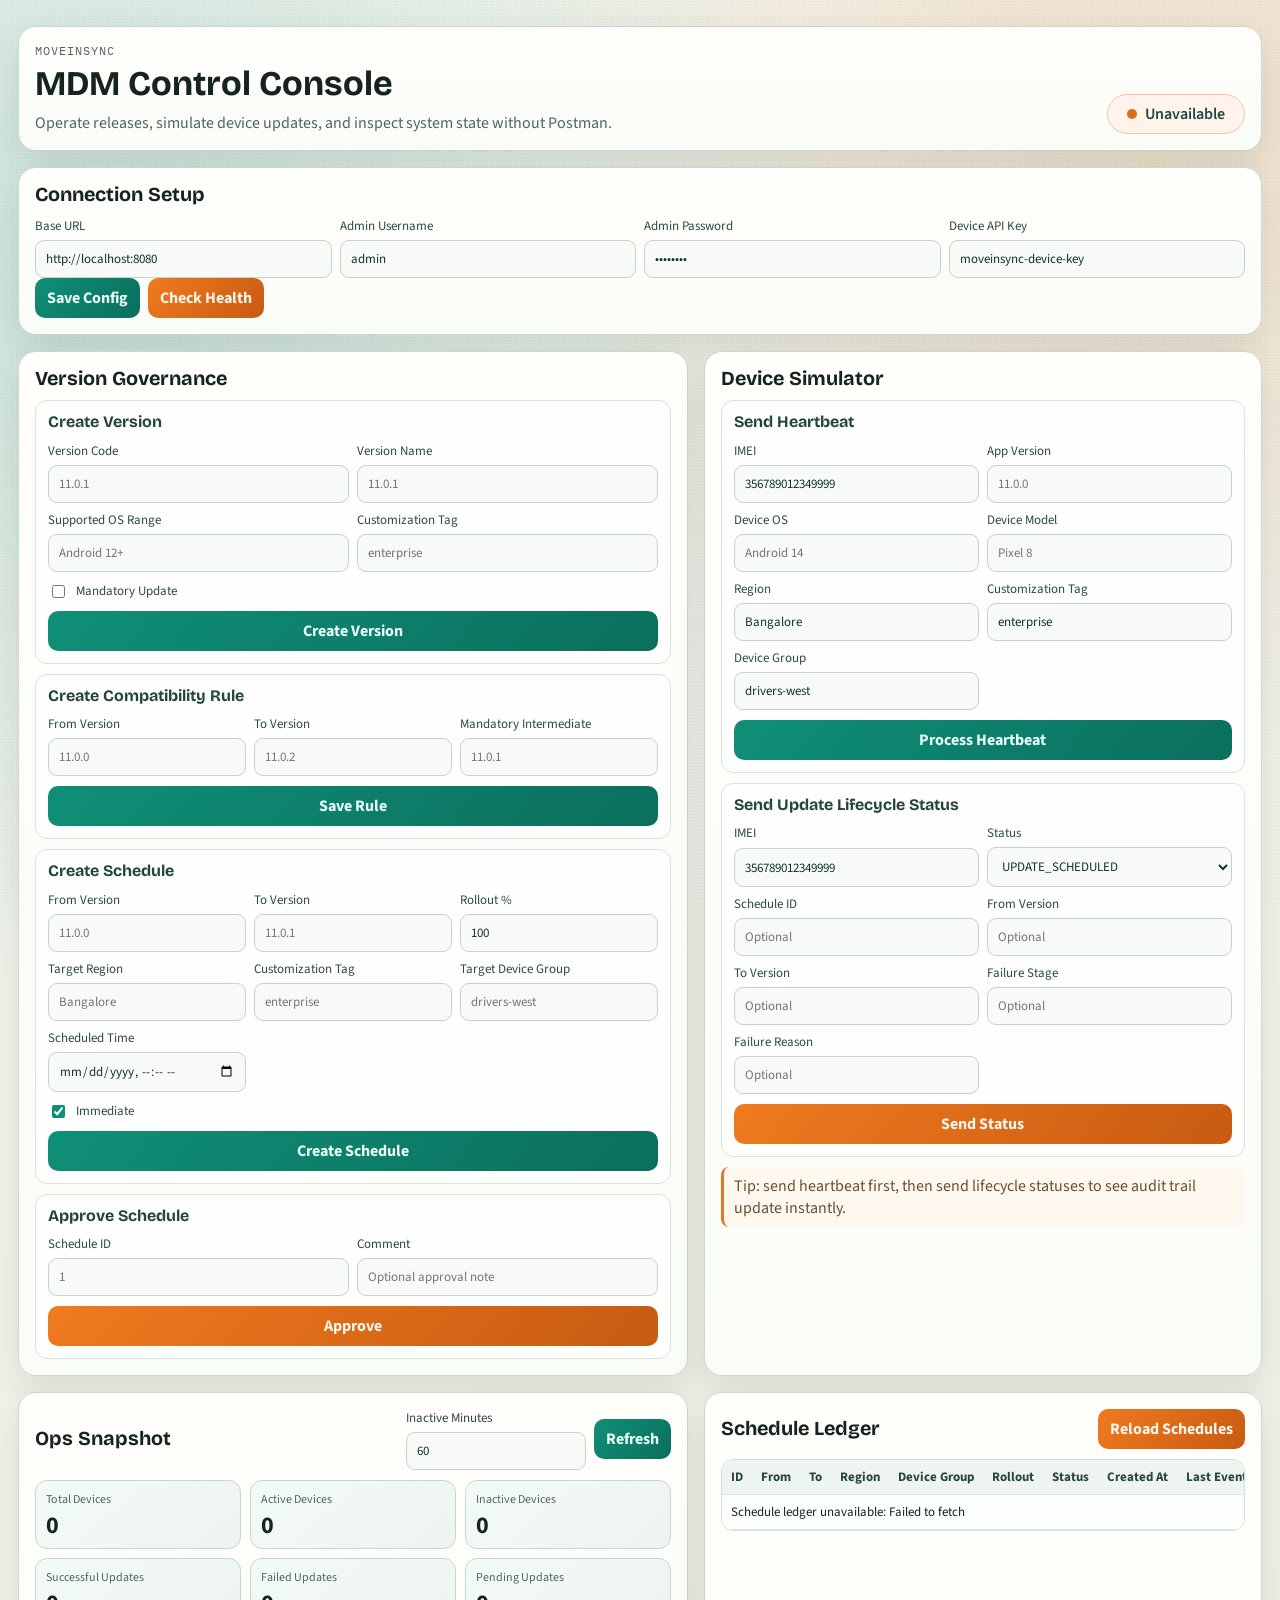
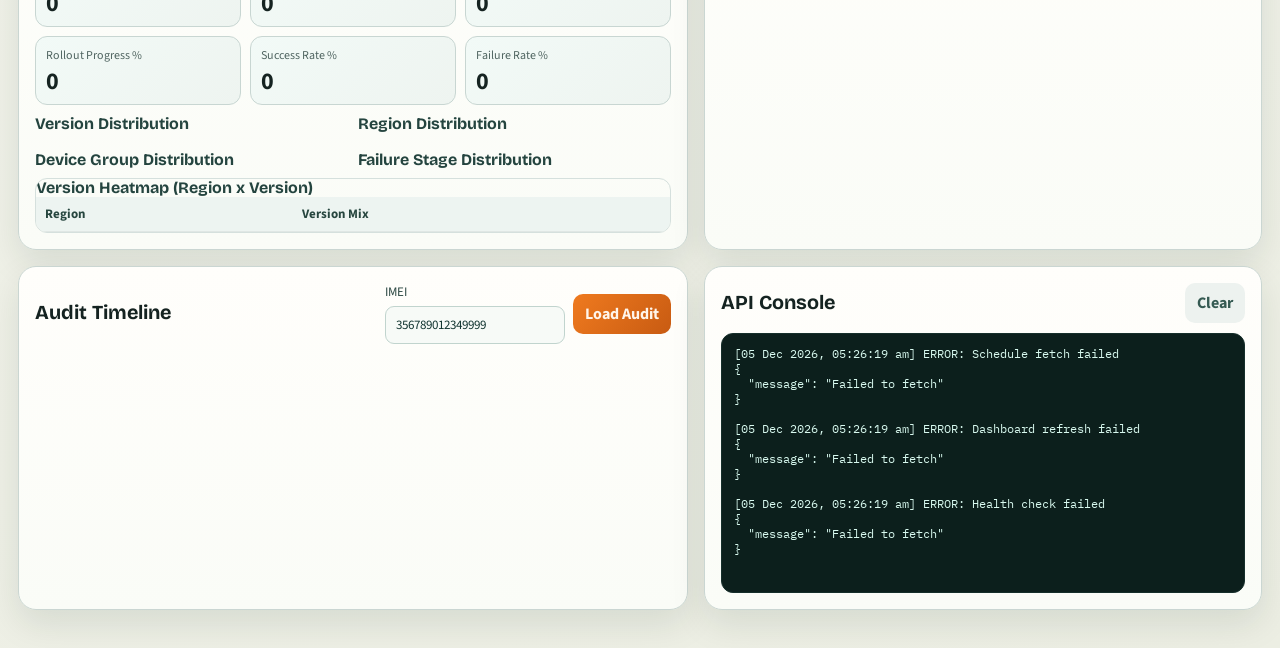
<file: mdm-frontend/index.html>
<!doctype html>
<html lang="en">
<head>
    <meta charset="UTF-8">
    <meta name="viewport" content="width=device-width, initial-scale=1.0">
    <title>MoveInSync MDM Console</title>
    <link rel="stylesheet" href="./assets/dashboard.css">
</head>
<body>
<div class="grain"></div>
<main class="page-shell">
    <header class="hero card panel-enter">
        <div>
            <p class="eyebrow">MoveInSync</p>
            <h1>MDM Control Console</h1>
            <p class="hero-copy">Operate releases, simulate device updates, and inspect system state without Postman.</p>
        </div>
        <div class="hero-pill">
            <span class="live-dot"></span>
            <span id="healthBadge">Not Checked</span>
        </div>
    </header>

    <section class="card config panel-enter">
        <h2>Connection Setup</h2>
        <div class="form-grid four">
            <label>Base URL
                <input id="baseUrl" type="text" placeholder="http://localhost:8080">
            </label>
            <label>Admin Username
                <input id="adminUser" type="text" placeholder="admin">
            </label>
            <label>Admin Password
                <input id="adminPass" type="password" placeholder="admin123">
            </label>
            <label>Device API Key
                <input id="deviceApiKey" type="text" placeholder="moveinsync-device-key">
            </label>
        </div>
        <div class="button-row">
            <button id="saveConfigBtn" class="btn btn-primary">Save Config</button>
            <button id="checkHealthBtn" class="btn btn-secondary">Check Health</button>
        </div>
    </section>

    <section class="layout">
        <article class="card panel-enter">
            <h2>Version Governance</h2>
            <div class="stack">
                <form id="createVersionForm">
                    <h3>Create Version</h3>
                    <div class="form-grid two">
                        <label>Version Code<input name="versionCode" required placeholder="11.0.1"></label>
                        <label>Version Name<input name="versionName" required placeholder="11.0.1"></label>
                        <label>Supported OS Range<input name="supportedOsRange" placeholder="Android 12+"></label>
                        <label>Customization Tag<input name="customizationTag" placeholder="enterprise"></label>
                    </div>
                    <label class="check"><input name="mandatory" type="checkbox"> Mandatory Update</label>
                    <button class="btn btn-primary" type="submit">Create Version</button>
                </form>

                <form id="compatibilityForm">
                    <h3>Create Compatibility Rule</h3>
                    <div class="form-grid three">
                        <label>From Version<input name="fromVersion" required placeholder="11.0.0"></label>
                        <label>To Version<input name="toVersion" required placeholder="11.0.2"></label>
                        <label>Mandatory Intermediate<input name="mandatoryIntermediate" placeholder="11.0.1"></label>
                    </div>
                    <button class="btn btn-primary" type="submit">Save Rule</button>
                </form>

                <form id="scheduleForm">
                    <h3>Create Schedule</h3>
                    <div class="form-grid three">
                        <label>From Version<input name="fromVersion" required placeholder="11.0.0"></label>
                        <label>To Version<input name="toVersion" required placeholder="11.0.1"></label>
                        <label>Rollout %<input name="rolloutPercentage" type="number" min="1" max="100" value="100"></label>
                        <label>Target Region<input name="targetRegion" placeholder="Bangalore"></label>
                        <label>Customization Tag<input name="customizationTag" placeholder="enterprise"></label>
                        <label>Target Device Group<input name="targetDeviceGroup" placeholder="drivers-west"></label>
                        <label>Scheduled Time<input name="scheduledTime" type="datetime-local"></label>
                    </div>
                    <label class="check"><input name="immediate" type="checkbox" checked> Immediate</label>
                    <button class="btn btn-primary" type="submit">Create Schedule</button>
                </form>

                <form id="approveScheduleForm">
                    <h3>Approve Schedule</h3>
                    <div class="form-grid two">
                        <label>Schedule ID<input name="scheduleId" type="number" required placeholder="1"></label>
                        <label>Comment<input name="comment" placeholder="Optional approval note"></label>
                    </div>
                    <button class="btn btn-secondary" type="submit">Approve</button>
                </form>
            </div>
        </article>

        <article class="card panel-enter">
            <h2>Device Simulator</h2>
            <div class="stack">
                <form id="heartbeatForm">
                    <h3>Send Heartbeat</h3>
                    <div class="form-grid two">
                        <label>IMEI<input name="imeiNumber" required value="356789012349999"></label>
                        <label>App Version<input name="appVersion" required placeholder="11.0.0"></label>
                        <label>Device OS<input name="deviceOs" placeholder="Android 14"></label>
                        <label>Device Model<input name="deviceModel" placeholder="Pixel 8"></label>
                        <label>Region<input name="locationRegion" required value="Bangalore"></label>
                        <label>Customization Tag<input name="customizationTag" value="enterprise"></label>
                        <label>Device Group<input name="deviceGroup" value="drivers-west"></label>
                    </div>
                    <button class="btn btn-primary" type="submit">Process Heartbeat</button>
                </form>

                <form id="statusForm">
                    <h3>Send Update Lifecycle Status</h3>
                    <div class="form-grid two">
                        <label>IMEI<input name="imeiNumber" required value="356789012349999"></label>
                        <label>Status
                            <select name="status">
                                <option>UPDATE_SCHEDULED</option>
                                <option>DEVICE_NOTIFIED</option>
                                <option>DOWNLOAD_STARTED</option>
                                <option>DOWNLOAD_COMPLETED</option>
                                <option>INSTALLATION_STARTED</option>
                                <option>INSTALLATION_COMPLETED</option>
                                <option>FAILED</option>
                            </select>
                        </label>
                        <label>Schedule ID<input name="scheduleId" type="number" placeholder="Optional"></label>
                        <label>From Version<input name="fromVersion" placeholder="Optional"></label>
                        <label>To Version<input name="toVersion" placeholder="Optional"></label>
                        <label>Failure Stage<input name="failureStage" placeholder="Optional"></label>
                        <label>Failure Reason<input name="failureReason" placeholder="Optional"></label>
                    </div>
                    <button class="btn btn-secondary" type="submit">Send Status</button>
                </form>

                <div class="tip">
                    Tip: send heartbeat first, then send lifecycle statuses to see audit trail update instantly.
                </div>
            </div>
        </article>
    </section>

    <section class="layout">
        <article class="card panel-enter">
            <div class="title-row">
                <h2>Ops Snapshot</h2>
                <div class="button-row">
                    <label>Inactive Minutes
                        <input id="inactiveMinutes" type="number" min="1" value="60">
                    </label>
                    <button id="refreshDashboardBtn" class="btn btn-primary">Refresh</button>
                </div>
            </div>
            <div class="metrics">
                <div class="metric">
                    <p>Total Devices</p>
                    <strong id="metricTotal">0</strong>
                </div>
                <div class="metric">
                    <p>Active Devices</p>
                    <strong id="metricActive">0</strong>
                </div>
                <div class="metric">
                    <p>Inactive Devices</p>
                    <strong id="metricInactive">0</strong>
                </div>
                <div class="metric">
                    <p>Successful Updates</p>
                    <strong id="metricSuccess">0</strong>
                </div>
                <div class="metric">
                    <p>Failed Updates</p>
                    <strong id="metricFailure">0</strong>
                </div>
                <div class="metric">
                    <p>Pending Updates</p>
                    <strong id="metricPending">0</strong>
                </div>
                <div class="metric">
                    <p>Rollout Progress %</p>
                    <strong id="metricRollout">0</strong>
                </div>
                <div class="metric">
                    <p>Success Rate %</p>
                    <strong id="metricSuccessRate">0</strong>
                </div>
                <div class="metric">
                    <p>Failure Rate %</p>
                    <strong id="metricFailureRate">0</strong>
                </div>
            </div>
            <div class="split">
                <div>
                    <h3>Version Distribution</h3>
                    <div id="versionBars" class="bars"></div>
                </div>
                <div>
                    <h3>Region Distribution</h3>
                    <div id="regionBars" class="bars"></div>
                </div>
                <div>
                    <h3>Device Group Distribution</h3>
                    <div id="groupBars" class="bars"></div>
                </div>
                <div>
                    <h3>Failure Stage Distribution</h3>
                    <div id="failureStageBars" class="bars"></div>
                </div>
            </div>
            <div class="table-wrap">
                <h3>Version Heatmap (Region x Version)</h3>
                <table>
                    <thead>
                    <tr>
                        <th>Region</th>
                        <th>Version Mix</th>
                    </tr>
                    </thead>
                    <tbody id="heatmapBody"></tbody>
                </table>
            </div>
        </article>

        <article class="card panel-enter">
            <div class="title-row">
                <h2>Schedule Ledger</h2>
                <button id="refreshSchedulesBtn" class="btn btn-secondary">Reload Schedules</button>
            </div>
            <div class="table-wrap">
                <table>
                    <thead>
                    <tr>
                        <th>ID</th>
                        <th>From</th>
                        <th>To</th>
                        <th>Region</th>
                        <th>Device Group</th>
                        <th>Rollout</th>
                        <th>Status</th>
                        <th>Created At</th>
                        <th>Last Event</th>
                        <th>Last Event At</th>
                        <th>Success/Fail</th>
                    </tr>
                    </thead>
                    <tbody id="schedulesBody"></tbody>
                </table>
            </div>
        </article>
    </section>

    <section class="layout">
        <article class="card panel-enter">
            <div class="title-row">
                <h2>Audit Timeline</h2>
                <div class="button-row">
                    <label>IMEI
                        <input id="auditImei" type="text" value="356789012349999">
                    </label>
                    <button id="refreshAuditBtn" class="btn btn-secondary">Load Audit</button>
                </div>
            </div>
            <ul id="auditList" class="timeline"></ul>
        </article>

        <article class="card panel-enter">
            <div class="title-row">
                <h2>API Console</h2>
                <button id="clearConsoleBtn" class="btn btn-ghost">Clear</button>
            </div>
            <pre id="consoleOutput" class="console"></pre>
        </article>
    </section>
</main>

<script src="./assets/dashboard.js"></script>
</body>
</html>
</file>
<file: mdm-frontend/assets/dashboard.css>
@import url("https://fonts.googleapis.com/css2?family=Bricolage+Grotesque:wght@400;500;700&family=IBM+Plex+Mono:wght@400;500&family=Source+Sans+3:wght@400;600;700&display=swap");

:root {
    --bg: #f5f6f0;
    --bg-alt: #eceee3;
    --card: #fffef8;
    --text: #152321;
    --muted: #506561;
    --accent: #0f8f77;
    --accent-strong: #0b6f5d;
    --warn: #d76f16;
    --line: #cad6d2;
    --shadow: 0 14px 35px rgba(12, 36, 31, 0.10);
    --radius: 18px;
}

* {
    box-sizing: border-box;
}

body {
    margin: 0;
    min-height: 100vh;
    color: var(--text);
    font-family: "Source Sans 3", sans-serif;
    background:
            radial-gradient(circle at 8% 12%, rgba(15, 143, 119, 0.18), transparent 32%),
            radial-gradient(circle at 90% 5%, rgba(215, 111, 22, 0.16), transparent 28%),
            linear-gradient(160deg, var(--bg), var(--bg-alt));
}

.grain {
    pointer-events: none;
    position: fixed;
    inset: 0;
    opacity: 0.16;
    background-image: radial-gradient(rgba(0, 0, 0, 0.32) 0.35px, transparent 0.35px);
    background-size: 3px 3px;
}

.page-shell {
    position: relative;
    z-index: 1;
    max-width: 1360px;
    margin: 0 auto;
    padding: 26px 18px 38px;
    display: grid;
    gap: 16px;
}

.card {
    background: linear-gradient(180deg, #fffefb 0%, #fafcf7 100%);
    border: 1px solid var(--line);
    border-radius: var(--radius);
    padding: 16px;
    box-shadow: var(--shadow);
}

.hero {
    display: flex;
    justify-content: space-between;
    align-items: flex-end;
    gap: 16px;
}

.eyebrow {
    margin: 0;
    font-family: "IBM Plex Mono", monospace;
    letter-spacing: 0.08em;
    color: var(--muted);
    text-transform: uppercase;
    font-size: 12px;
}

h1, h2, h3 {
    margin: 0;
    font-family: "Bricolage Grotesque", sans-serif;
    line-height: 1.15;
}

h1 {
    margin-top: 6px;
    font-size: clamp(1.6rem, 1.2rem + 1.2vw, 2.3rem);
}

h2 {
    font-size: 1.24rem;
}

h3 {
    font-size: 1rem;
    color: #24443f;
}

.hero-copy {
    margin: 8px 0 0;
    color: var(--muted);
    max-width: 780px;
}

.hero-pill {
    display: inline-flex;
    align-items: center;
    gap: 8px;
    padding: 8px 12px;
    border-radius: 999px;
    border: 1px solid #b8cdc8;
    background: #eff8f5;
    font-weight: 600;
    color: #1f4941;
    min-width: 138px;
    justify-content: center;
}

.live-dot {
    width: 10px;
    height: 10px;
    border-radius: 999px;
    background: var(--warn);
    box-shadow: 0 0 0 0 rgba(215, 111, 22, 0.65);
    animation: pulse 1.8s infinite;
}

.layout {
    display: grid;
    grid-template-columns: 1.2fr 1fr;
    gap: 16px;
}

.layout > * {
    min-width: 0;
}

.config h2 {
    margin-bottom: 10px;
}

.stack {
    margin-top: 10px;
    display: grid;
    gap: 10px;
}

form {
    border: 1px solid #d8e2df;
    border-radius: 12px;
    background: #fefffc;
    padding: 12px;
    display: grid;
    gap: 10px;
}

.form-grid {
    display: grid;
    gap: 8px;
}

.form-grid.two {
    grid-template-columns: repeat(2, minmax(0, 1fr));
}

.form-grid.three {
    grid-template-columns: repeat(3, minmax(0, 1fr));
}

.form-grid.four {
    grid-template-columns: repeat(4, minmax(0, 1fr));
}

label {
    display: grid;
    gap: 5px;
    color: #2d4944;
    font-size: 13px;
}

input, select, button, textarea {
    font: inherit;
}

input:not([type="checkbox"]), select {
    border: 1px solid #c1d4ce;
    background: #f7faf7;
    color: #113430;
    border-radius: 9px;
    padding: 9px 10px;
    width: 100%;
}

input:focus, select:focus {
    outline: 2px solid rgba(15, 143, 119, 0.25);
    border-color: var(--accent);
}

.check {
    display: flex;
    align-items: center;
    gap: 8px;
}

.check input[type="checkbox"] {
    width: auto;
    accent-color: var(--accent);
}

.button-row {
    display: flex;
    align-items: center;
    gap: 8px;
    flex-wrap: wrap;
}

.btn {
    border: 0;
    border-radius: 10px;
    padding: 9px 12px;
    font-weight: 700;
    cursor: pointer;
    transition: transform 0.16s ease, filter 0.2s ease;
}

.btn:hover {
    transform: translateY(-1px);
    filter: brightness(1.02);
}

.btn-primary {
    background: linear-gradient(130deg, var(--accent), var(--accent-strong));
    color: #eafff8;
}

.btn-secondary {
    background: linear-gradient(130deg, #ef7a1f, #c85b12);
    color: #fff5eb;
}

.btn-ghost {
    background: #edf2ef;
    color: #355a52;
}

.title-row {
    display: flex;
    justify-content: space-between;
    align-items: center;
    gap: 10px;
    margin-bottom: 10px;
}

.metrics {
    display: grid;
    grid-template-columns: repeat(3, minmax(0, 1fr));
    gap: 9px;
    margin-bottom: 10px;
}

.metric {
    background: linear-gradient(140deg, #f2faf7, #eef4f0);
    border: 1px solid #c8d6d2;
    border-radius: 12px;
    padding: 10px;
}

.metric p {
    margin: 0;
    color: var(--muted);
    font-size: 12px;
}

.metric strong {
    display: block;
    margin-top: 6px;
    font-size: 1.5rem;
    line-height: 1;
}

.split {
    display: grid;
    grid-template-columns: repeat(2, minmax(0, 1fr));
    gap: 10px;
}

.bars {
    display: grid;
    gap: 8px;
    margin-top: 8px;
}

.bar-item {
    display: grid;
    gap: 5px;
}

.bar-meta {
    display: flex;
    justify-content: space-between;
    font-size: 12px;
    color: #315049;
}

.bar-track {
    height: 10px;
    border-radius: 999px;
    background: #e4eeeb;
    overflow: hidden;
}

.bar-fill {
    height: 100%;
    border-radius: 999px;
    background: linear-gradient(120deg, #199a80, #0c6554);
    transform-origin: left;
    animation: grow 0.65s ease;
}

.table-wrap {
    overflow: auto;
    max-width: 100%;
    -webkit-overflow-scrolling: touch;
    border: 1px solid #d5e0dd;
    border-radius: 12px;
}

table {
    width: 100%;
    border-collapse: collapse;
    font-size: 13px;
}

th, td {
    text-align: left;
    border-bottom: 1px solid #e0e7e4;
    padding: 8px 9px;
    white-space: nowrap;
}

th {
    background: #edf4f1;
    color: #27463f;
}

tbody tr:nth-child(odd) td {
    background: #fcfffd;
}

.status-badge {
    display: inline-block;
    border-radius: 999px;
    padding: 3px 8px;
    font-size: 11px;
    font-weight: 700;
    background: #e8f8f3;
    color: #166652;
}

.timeline {
    list-style: none;
    margin: 0;
    padding: 0;
    display: grid;
    gap: 9px;
    max-height: 390px;
    overflow: auto;
}

.timeline li {
    border: 1px solid #d6dfdc;
    border-radius: 12px;
    padding: 10px;
    background: #fbfefc;
}

.timeline .meta {
    color: #49615b;
    font-size: 12px;
}

.console {
    margin: 0;
    border: 1px solid #162f2b;
    border-radius: 12px;
    background: #0c1f1c;
    color: #d8f9ef;
    font-family: "IBM Plex Mono", monospace;
    font-size: 12px;
    min-height: 260px;
    max-height: 390px;
    overflow: auto;
    padding: 12px;
}

.tip {
    border-left: 3px solid #df7b26;
    border-radius: 8px;
    background: #fff8ef;
    padding: 8px 10px;
    color: #6b4d2f;
}

.panel-enter {
    animation: rise 0.55s ease both;
}

.panel-enter:nth-of-type(2) {
    animation-delay: 0.06s;
}

.panel-enter:nth-of-type(3) {
    animation-delay: 0.11s;
}

.panel-enter:nth-of-type(4) {
    animation-delay: 0.16s;
}

@keyframes rise {
    from {
        transform: translateY(8px);
        opacity: 0;
    }
    to {
        transform: translateY(0);
        opacity: 1;
    }
}

@keyframes pulse {
    0% {
        box-shadow: 0 0 0 0 rgba(215, 111, 22, 0.6);
    }
    70% {
        box-shadow: 0 0 0 12px rgba(215, 111, 22, 0);
    }
    100% {
        box-shadow: 0 0 0 0 rgba(215, 111, 22, 0);
    }
}

@keyframes grow {
    from {
        transform: scaleX(0);
    }
    to {
        transform: scaleX(1);
    }
}

@media (max-width: 1180px) {
    .layout {
        grid-template-columns: 1fr;
    }

    .form-grid.four,
    .form-grid.three {
        grid-template-columns: repeat(2, minmax(0, 1fr));
    }

    .metrics {
        grid-template-columns: repeat(2, minmax(0, 1fr));
    }
}

@media (max-width: 920px) {
    .page-shell {
        padding: 18px 12px 28px;
    }

    .hero-pill {
        width: 100%;
        justify-content: center;
    }

    .split {
        grid-template-columns: 1fr;
    }

    .title-row,
    .button-row {
        width: 100%;
    }

    .title-row {
        align-items: flex-start;
        flex-direction: column;
    }

    .title-row .button-row {
        display: grid;
        grid-template-columns: 1fr;
        gap: 8px;
    }

    .title-row .button-row label,
    .title-row .button-row button {
        width: 100%;
    }

    .btn {
        width: 100%;
    }
}

@media (max-width: 720px) {
    .page-shell {
        padding: 14px 10px 24px;
    }

    .hero {
        align-items: flex-start;
        flex-direction: column;
    }

    .form-grid.two,
    .form-grid.three,
    .form-grid.four,
    .metrics,
    .split {
        grid-template-columns: 1fr;
    }

    .title-row {
        align-items: flex-start;
        flex-direction: column;
    }

    .card {
        padding: 12px;
        border-radius: 14px;
    }

    h2 {
        font-size: 1.08rem;
    }

    table {
        font-size: 12px;
    }

    th, td {
        padding: 7px 8px;
    }

    .console {
        min-height: 190px;
    }
}
</file>
